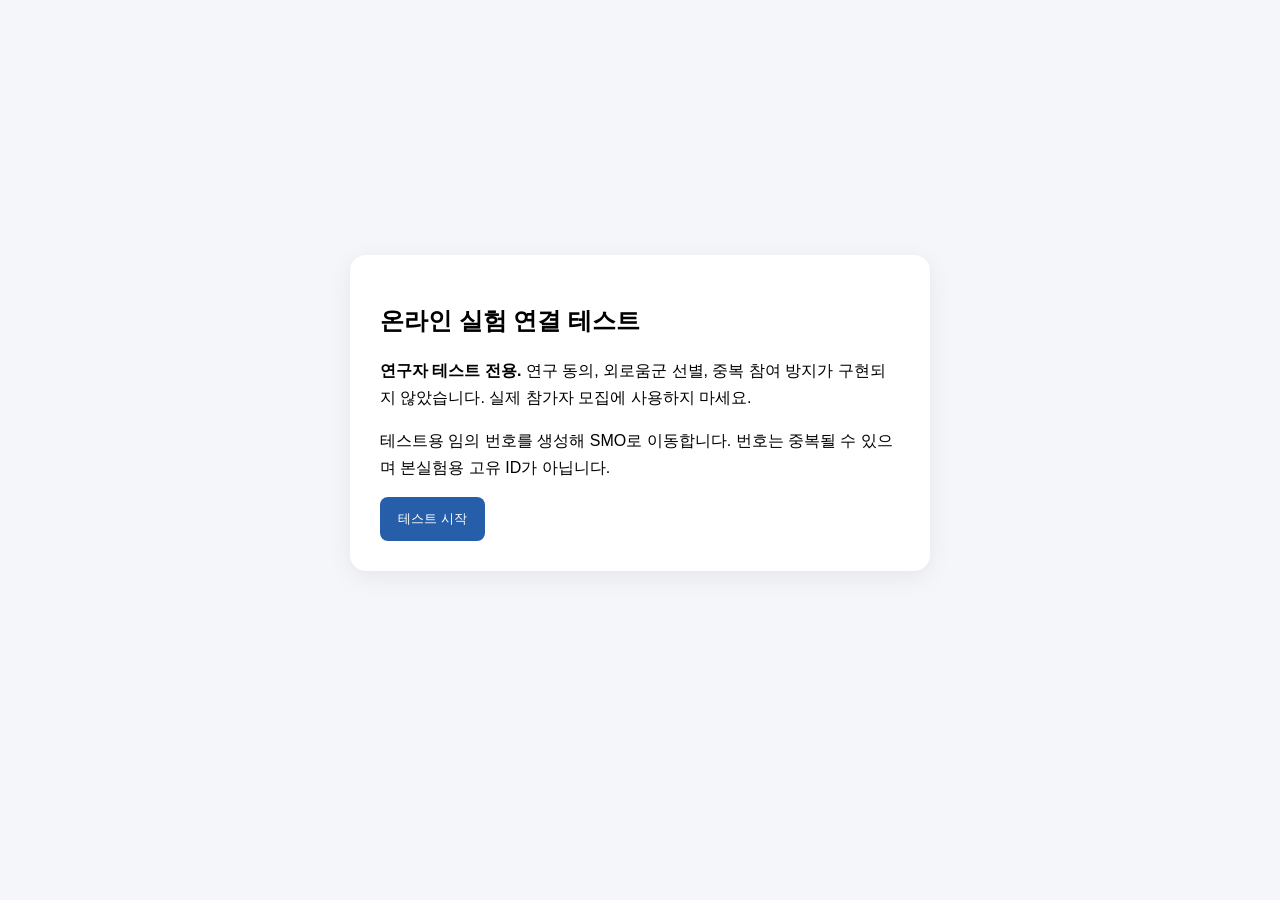
<file: index.html>
<!doctype html><html lang="ko"><meta charset="utf-8"><meta name="viewport" content="width=device-width,initial-scale=1"><title>연구자용 온라인 실험 테스트</title><style>body{font-family:Arial,'Malgun Gothic',sans-serif;background:#f4f6fa;display:grid;place-items:center;min-height:90vh}.card{background:white;padding:30px;border-radius:16px;max-width:520px;box-shadow:0 6px 24px #0001}button{padding:13px 18px;background:#275eaa;color:white;border:0;border-radius:8px;cursor:pointer}p{line-height:1.7}</style><div class="card"><h2>온라인 실험 연결 테스트</h2><p><strong>연구자 테스트 전용.</strong> 연구 동의, 외로움군 선별, 중복 참여 방지가 구현되지 않았습니다. 실제 참가자 모집에 사용하지 마세요.</p><p>테스트용 임의 번호를 생성해 SMO로 이동합니다. 번호는 중복될 수 있으며 본실험용 고유 ID가 아닙니다.</p><button id="start">테스트 시작</button></div><script>document.querySelector('#start').onclick=()=>{const a=new Uint32Array(1);crypto.getRandomValues(a);const id=100000+a[0]%900000;location.assign('smpo-socialmedia-949b24a/index.html?p='+id+'&c=1');};</script></html>
</file>
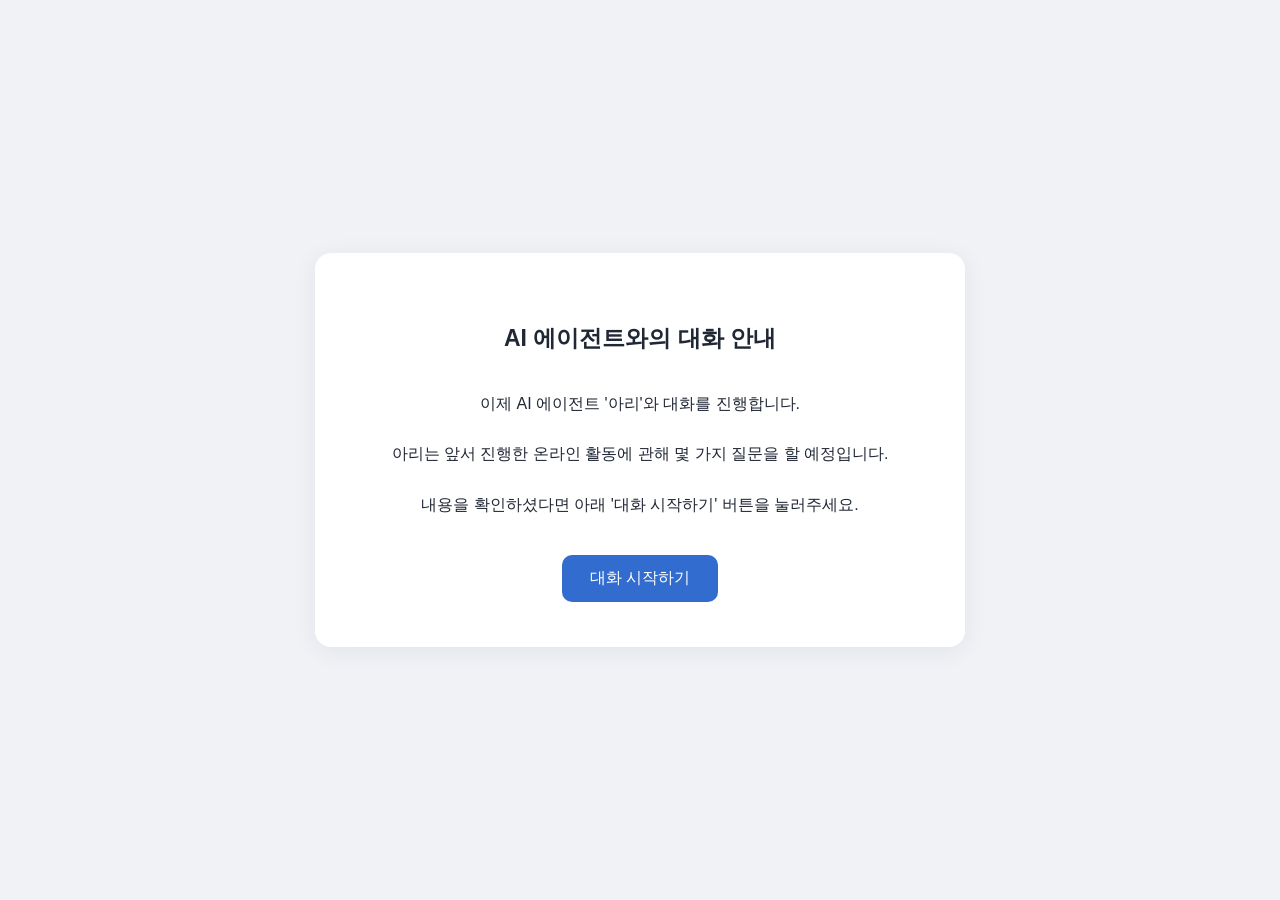
<file: ari_chat_final_v3.html>
<!doctype html><html lang="ko"><head><meta charset="utf-8"><meta name="viewport" content="width=device-width,initial-scale=1"><title>아리 · AI 에이전트</title><style>
*{box-sizing:border-box}body{margin:0;background:#f0f2f6;font-family:'Malgun Gothic',Arial,sans-serif;color:#202735}.chat{height:100dvh;max-width:1000px;margin:auto;background:white;display:flex;flex-direction:column;box-shadow:0 0 25px #24314a12}.header{display:flex;align-items:center;gap:12px;padding:16px 22px;border-bottom:1px solid #e8ebf0;background:#fff}.avatar{height:42px;width:42px;display:grid;place-items:center;background:linear-gradient(135deg,#eee9fa,#dbe6f7);border-radius:50%;font-size:19px;font-weight:700;color:#53608c}.name{font-size:18px;font-weight:700}.sub{font-size:12px;color:#64748b;margin-top:4px}.messages{flex:1;overflow:auto;padding:22px 32px 35px;scroll-behavior:auto}.bubble{padding:11px 15px;border-radius:16px;max-width:min(80%,620px);width:fit-content;line-height:1.6;margin:9px 0;font-size:15px;white-space:pre-wrap;overflow-wrap:anywhere}.bot{background:#f3f4f7;border-bottom-left-radius:4px}.user{background:#e0eafd;margin-left:auto;border-bottom-right-radius:4px}.controls{padding:16px 20px;border-top:1px solid #e8ebf0;background:white;display:grid;gap:9px;max-height:30vh;overflow:auto}.choice{background:#fff;border:1px solid #cbd5e1;border-radius:12px;padding:12px 14px;font-size:15px;text-align:left;cursor:pointer;color:#202735}.choice:hover{background:#eff6ff;border-color:#93b4e6}.choice:disabled{opacity:.5;cursor:default}.free{display:flex;gap:9px}.free textarea{flex:1;resize:vertical;min-height:58px;max-height:150px;padding:12px;font:inherit;border-radius:12px;border:1px solid #cbd5e1}.send{border:0;border-radius:12px;background:#316cce;color:#fff;padding:0 18px;cursor:pointer}.status{font-size:13px;color:#64748b;text-align:center}
.hidden{display:none!important}

.intro-screen{
  min-height:100dvh;
  display:flex;
  align-items:center;
  justify-content:center;
  padding:24px;
  background:#f0f2f6;
}

.intro-box{
  width:100%;
  max-width:650px;
  background:white;
  padding:45px 40px;
  border-radius:16px;
  box-shadow:0 4px 24px #24314a12;
  text-align:center;
  line-height:1.9;
}

.intro-box h2{
  font-size:23px;
  margin-bottom:28px;
}

.intro-box p{
  font-size:16px;
  margin-bottom:20px;
}

.start-button{
  margin-top:15px;
  padding:13px 28px;
  background:#316cce;
  color:white;
  border:0;
  border-radius:10px;
  font-size:16px;
  cursor:pointer;
}

.start-button:hover{
  background:#2458ac;
}
</style>

</head>
<body>

<div id="ari-intro" class="intro-screen">
  <div class="intro-box">
    <h2>AI 에이전트와의 대화 안내</h2>

    <p>
      이제 AI 에이전트 '아리'와 대화를 진행합니다.
    </p>

    <p>
      아리는 앞서 진행한 온라인 활동에 관해
      몇 가지 질문을 할 예정입니다.
    </p>

    <p>
      내용을 확인하셨다면 아래
      '대화 시작하기' 버튼을 눌러주세요.
    </p>

    <button
      type="button"
      id="start-ari"
      class="start-button">
      대화 시작하기
    </button>
  </div>
</div>

<main class="chat hidden">
<header class="header"><div class="avatar" aria-hidden="true">아</div><div><div class="name">아리</div></div></header><section class="messages" id="messages" aria-live="polite"></section><section class="controls" id="controls"></section></main><script>
const params=new URLSearchParams(location.search);const participant=params.get('p');const condition=params.get('c');
// Current approved SMO task runs exclusion only (SMO condition 1).
// If T1 passes its original c as smo_condition, preserve it; otherwise use 1 for this exclusion-only design.
const smoCondition=params.get('smo_condition') || '1';
const T2_URL='https://qualtricsxmzgmxbmy37.qualtrics.com/jfe/form/SV_2u9qmh05wpw2RPE';
function t2Url(){const u=new URL(T2_URL);u.searchParams.set('p',participant);u.searchParams.set('c',smoCondition);u.searchParams.set('ai_condition',condition);u.searchParams.set('ari_completed','1');return u.toString();}
const messages=document.getElementById('messages'),controls=document.getElementById('controls');
const questions=[
  {
    "q": "조금 전 온라인 활동에 총 몇 명의 참가자가 접속해 있었나요?",
    "choices": [
      "2명",
      "3명",
      "4명",
      "5명 이상"
    ],
    "social": [
      "알려주셔서 감사합니다. 그럼 방금 활동에 대해 조금 더 이야기해볼게요."
    ],
    "neutral": "응답해주셔서 감사합니다."
  },
  {
    "q": "나와 같은 프로필 이미지를 선택한 참가자가 있었나요?",
    "choices": [
      "예",
      "아니요",
      "잘 모르겠다"
    ],
    "social": [
      "같은 이미지를 선택한 참가자가 있었군요. 활동 중에 눈에 띄었을 수도 있겠어요.",
      "같은 이미지를 선택한 참가자는 없었다고 기억하시는군요.",
      "여러 프로필을 보다 보면 기억하기 어려울 수도 있죠."
    ],
    "neutral": "응답을 확인했습니다."
  },
  {
    "q": "그럼 다른 참가자들의 프로필에 ‘좋아요’를 누를 수 있었나요?",
    "choices": [
      "예",
      "아니요",
      "잘 모르겠다"
    ],
    "social": [
      "프로필에 ‘좋아요’를 누를 수 있었군요. 다른 참가자들에게 반응을 표현할 수 있는 활동이었네요.",
      "다른 참가자들의 프로필에 ‘좋아요’를 누를 수 없었다고 기억하시는군요.",
      "‘좋아요’를 누를 수 있었는지는 정확히 기억나지 않으시는군요. 그런 부분을 놓칠 수도 있죠."
    ],
    "neutral": "네, 확인했습니다."
  },
  {
    "q": "다른 사람들이 내 프로필에 충분히 반응했다고 느끼셨나요?",
    "choices": [
      "전혀 그렇지 않았다",
      "그렇지 않았다",
      "보통이다",
      "그랬다",
      "매우 그랬다"
    ],
    "social": [
      "다른 사람들의 반응이 전혀 충분하지 않았다고 느끼셨군요. 기대했던 만큼의 반응을 받지 못했다고 느끼셨을 수 있을 것 같아요.",
      "다른 사람들의 반응이 충분하지 않았다고 느끼셨네요. 조금 더 많은 반응을 기대하셨을 수도 있겠어요.",
      "다른 사람들의 반응이 보통 정도라고 느끼셨군요. 특별히 충분하거나 부족하다고 느끼지는 않으셨던 것 같아요.",
      "다른 사람들이 내 프로필에 충분히 반응했다고 느끼셨네요. 받은 반응이 대체로 만족스러우셨을 수도 있겠어요.",
      "다른 사람들이 내 프로필에 아주 충분히 반응했다고 느끼셨군요. 다른 사람들의 반응을 긍정적으로 경험하신 것 같아요."
    ],
    "neutral": "알겠습니다."
  },
  {
    "q": "그럼 다른 사람들에게 무시되거나 소외되었다고 느끼셨나요?",
    "choices": [
      "전혀 그렇지 않았다",
      "그렇지 않았다",
      "보통이다",
      "그랬다",
      "매우 그랬다"
    ],
    "social": [
      "소외되거나 무시당했다는 느낌은 전혀 없으셨군요. 다른 사람들의 반응을 크게 부정적으로 받아들이지는 않으셨던 것 같아요.",
      "무시되거나 소외되었다는 느낌은 크지 않으셨네요. 활동을 비교적 편안하게 경험하셨을 수도 있겠어요.",
      "다른 사람들에게 어느 정도 무시되거나 소외되었다는 느낌을 받으셨군요. 반응이 조금 아쉽게 느껴졌을 수도 있겠어요.",
      "다른 사람들에게 무시되거나 소외되었다고 느끼셨네요. 다른 사람들의 반응이 기대와 다르면 속상하거나 불편한 마음이 들 수도 있죠.",
      "다른 사람들에게 무시되거나 소외되었다는 느낌을 상당히 받으셨군요. 그런 상황에서는 마음이 많이 불편하거나 속상할 수도 있을 것 같아요."
    ],
    "neutral": "그랬군요. 확인했습니다."
  },
  {
    "q": "온라인 활동을 하는 동안 자기 자신에 대해 전반적으로 어떻게 느끼셨나요?",
    "choices": [
      "매우 부정적으로 느꼈다",
      "부정적으로 느꼈다",
      "보통이다",
      "긍정적으로 느꼈다",
      "매우 긍정적으로 느꼈다"
    ],
    "social": [
      "자신을 매우 부정적으로 느끼셨군요. 자신에 대해 그런 느낌이 들었다면 마음이 많이 불편했을 것 같아요. 그렇게 느끼셨을 수도 있다는 점이 이해돼요.",
      "자신을 부정적으로 느끼셨군요. 스스로에 대해 부정적인 느낌이 들었다면 마음이 편하지는 않았을 것 같아요. 그런 마음이 드는 것도 이해돼요.",
      "자기 자신에 대해 특별히 긍정적이거나 부정적으로 느끼지는 않으셨군요. 활동 중에도 자신에 대한 느낌은 비교적 중립적이셨던 것 같아요.",
      "활동 중 자기 자신을 긍정적으로 느끼셨네요. 다른 사람들의 반응과는 별개로 자신에 대해 좋은 느낌을 유지하셨을 수도 있겠어요.",
      "활동 중 자기 자신을 매우 긍정적으로 느끼셨군요. 자신에 대한 긍정적인 느낌을 뚜렷하게 경험하셨다는 점이 인상적이네요."
    ],
    "neutral": "응답해주셔서 감사합니다."
  },
  {
    "q": "그럼 다른 참가자들의 반응이 얼마나 신경 쓰였나요?",
    "choices": [
      "전혀 신경 쓰이지 않았다",
      "별로 신경 쓰이지 않았다",
      "보통이다",
      "신경 쓰였다",
      "매우 신경 쓰였다"
    ],
    "social": [
      "다른 참가자들의 반응이 전혀 신경 쓰이지 않으셨군요. 다른 사람들의 반응에 크게 영향을 받지 않으셨던 것 같아요.",
      "다른 참가자들의 반응이 크게 신경 쓰이지는 않으셨네요. 활동 중에도 다른 사람들의 반응을 많이 의식하지는 않으셨던 것 같아요.",
      "다른 참가자들의 반응이 어느 정도 신경 쓰이셨군요. 다른 사람들이 어떻게 반응하는지 관심이 가셨을 수도 있겠어요.",
      "다른 참가자들의 반응이 신경 쓰이셨군요. 어떤 반응이 돌아올지 궁금해지는 상황이었을 것 같아요. 그렇게 의식하게 되는 것도 충분히 이해될 것 같아요.",
      "다른 참가자들의 반응을 많이 의식하셨군요. 나를 어떻게 보고 있을지 신경 쓰이는 경험이었을 것 같아요. 상대방의 반응에 민감해지는 것도 충분히 이해가 되네요."
    ],
    "neutral": "응답을 확인했습니다."
  },
  {
    "q": "온라인 활동을 하면서 느꼈던 점을 자유롭게 말씀해 주세요.",
    "free": true,
    "social": [
      "느낀 점을 이야기해 주셔서 감사해요. 많은 도움이 되었어요."
    ],
    "neutral": "네, 응답을 확인했습니다."
  }
];
let turn=0,busy=false;const answers=[];const wait=ms=>new Promise(r=>setTimeout(r,ms));
function scrollEnd(){requestAnimationFrame(()=>{messages.scrollTop=messages.scrollHeight})}
function bubble(t,who){const el=document.createElement('div');el.className='bubble '+who;el.textContent=t;messages.append(el);scrollEnd();return el}
// Split scripted bot text into separate sentence bubbles, without changing the words.
function sentences(t){return (t.match(/[^.!?。！？]+[.!?。！？]+|[^.!?。！？]+$/g)||[t]).map(x=>x.trim()).filter(Boolean)}
async function bot(t){for(const sentence of sentences(t)){const typing=bubble('● ● ●','bot');await wait(850);typing.remove();bubble(sentence,'bot');await wait(520)}scrollEnd()}

async function next(){
 if(turn>=questions.length){
   // No chat answers stored; proceed after all 8 turns
   await bot('대화는 여기까지입니다. 응답해주셔서 감사합니다.');
   controls.innerHTML='<div class="status">대화가 완료되었습니다. 다음 설문으로 이동합니다.</div>';scrollEnd();
    await wait(1800);
    location.assign(t2Url());return}

 const q=questions[turn];controls.replaceChildren();await bot(q.q);await wait(1000);
 if(q.free){const wrap=document.createElement('div');wrap.className='free';const ta=document.createElement('textarea');ta.placeholder='느끼신 점을 입력해 주세요.';ta.maxLength=2000;const send=document.createElement('button');send.className='send';send.textContent='전송';send.onclick=()=>{const value=ta.value.trim();if(value)respond(value,0)};wrap.append(ta,send);controls.append(wrap)}
 else q.choices.forEach((c,i)=>{const b=document.createElement('button');b.className='choice';b.textContent=c;b.onclick=()=>respond(c,i);controls.append(b)});
 scrollEnd();
}
async function respond(value,index){if(busy)return;busy=true;controls.querySelectorAll('button,textarea').forEach(x=>x.disabled=true);answers.push({turn:turn+1,answer:value});bubble(value,'user');controls.replaceChildren();const q=questions[turn];const response=condition==='social'?(q.social[index]??q.social[0]):q.neutral;

await bot(response);turn++;await wait(650);busy=false;await next()}
async function start(){if(!/^[1-9][0-9]{0,5}$/.test(participant||'')||!['social','neutral'].includes(condition)||!['1','2','3'].includes(smoCondition)){controls.innerHTML='<div class="status">실험 링크에 참가자 ID(p)와 조건(c=social 또는 neutral)이 필요합니다. 연구용 링크를 확인해 주세요.</div>';return}await bot('안녕하세요. 저는 AI 에이전트 ‘아리’ 입니다.');await bot('지금부터 조금 전 온라인 활동에서 경험하신 내용에 대해 몇 가지 질문을 드릴게요.');await bot('각 질문을 읽고 당시의 경험과 가장 가까운 응답을 선택해 주세요.');next()}
document.getElementById('start-ari').addEventListener('click', function() {

  // 안내 화면 숨기기
  document.getElementById('ari-intro').classList.add('hidden');

  // 아리 채팅 화면 표시
  document.querySelector('main.chat').classList.remove('hidden');

  // 기존 아리 대화 시작
  start();

});

</script></body></html>
</file>
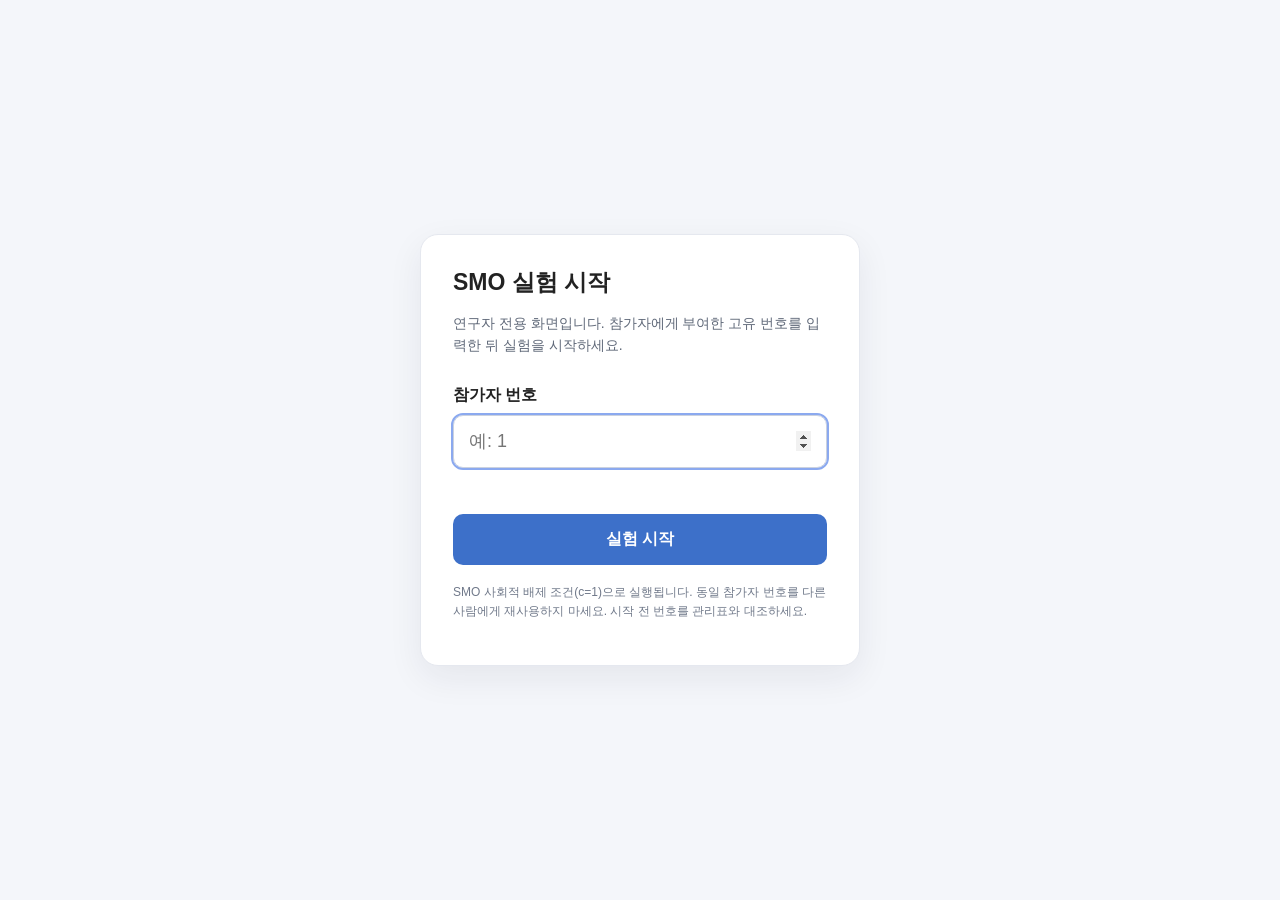
<file: smpo-socialmedia-949b24a/start_smo.html>
<!doctype html>
<html lang="ko">
<head>
<meta charset="utf-8">
<meta name="viewport" content="width=device-width,initial-scale=1">
<title>SMO 실험 시작 — 연구자용</title>
<style>
*{box-sizing:border-box}body{margin:0;min-height:100vh;display:grid;place-items:center;background:#f4f6fa;color:#222;font-family:'Malgun Gothic',Arial,sans-serif}.panel{width:min(440px,calc(100% - 32px));background:#fff;border:1px solid #e5e8ef;border-radius:18px;padding:32px;box-shadow:0 12px 35px #18223a12}h1{font-size:23px;margin:0 0 10px}p{color:#606979;line-height:1.6;font-size:14px}label{display:block;font-weight:700;margin:28px 0 9px}input{width:100%;padding:15px;font-size:18px;border:1px solid #cbd2df;border-radius:10px}input:focus{outline:2px solid #8ba9ef}button{width:100%;padding:15px;border:0;border-radius:10px;background:#3d70c9;color:white;font-weight:700;font-size:16px;margin-top:18px;cursor:pointer}button:hover{background:#315eae}.note{font-size:12px;color:#70798a;margin-top:18px}.error{color:#b3261e;font-size:13px;min-height:20px;margin-top:8px}
</style>
</head>
<body>
<main class="panel">
<h1>SMO 실험 시작</h1>
<p>연구자 전용 화면입니다. 참가자에게 부여한 고유 번호를 입력한 뒤 실험을 시작하세요.</p>
<form id="launch">
<label for="participant">참가자 번호</label>
<input id="participant" type="number" min="1" max="999999" step="1" inputmode="numeric" placeholder="예: 1" required autofocus>
<div id="error" class="error" role="alert"></div>
<button type="submit">실험 시작</button>
</form>
<p class="note">SMO 사회적 배제 조건(c=1)으로 실행됩니다. 동일 참가자 번호를 다른 사람에게 재사용하지 마세요. 시작 전 번호를 관리표와 대조하세요.</p>
</main>
<script>
document.getElementById('launch').addEventListener('submit',function(e){
 e.preventDefault();
 const raw=document.getElementById('participant').value;
 const n=Number(raw);
 if(!Number.isSafeInteger(n)||n<1||n>999999){document.getElementById('error').textContent='1 이상의 올바른 참가자 번호를 입력해 주세요.';return;}
 const target=new URL('index.html',window.location.href);
 target.searchParams.set('p',String(n));
 target.searchParams.set('c','1');
 window.location.assign(target.href);
});
</script>
</body>
</html>
</file>
